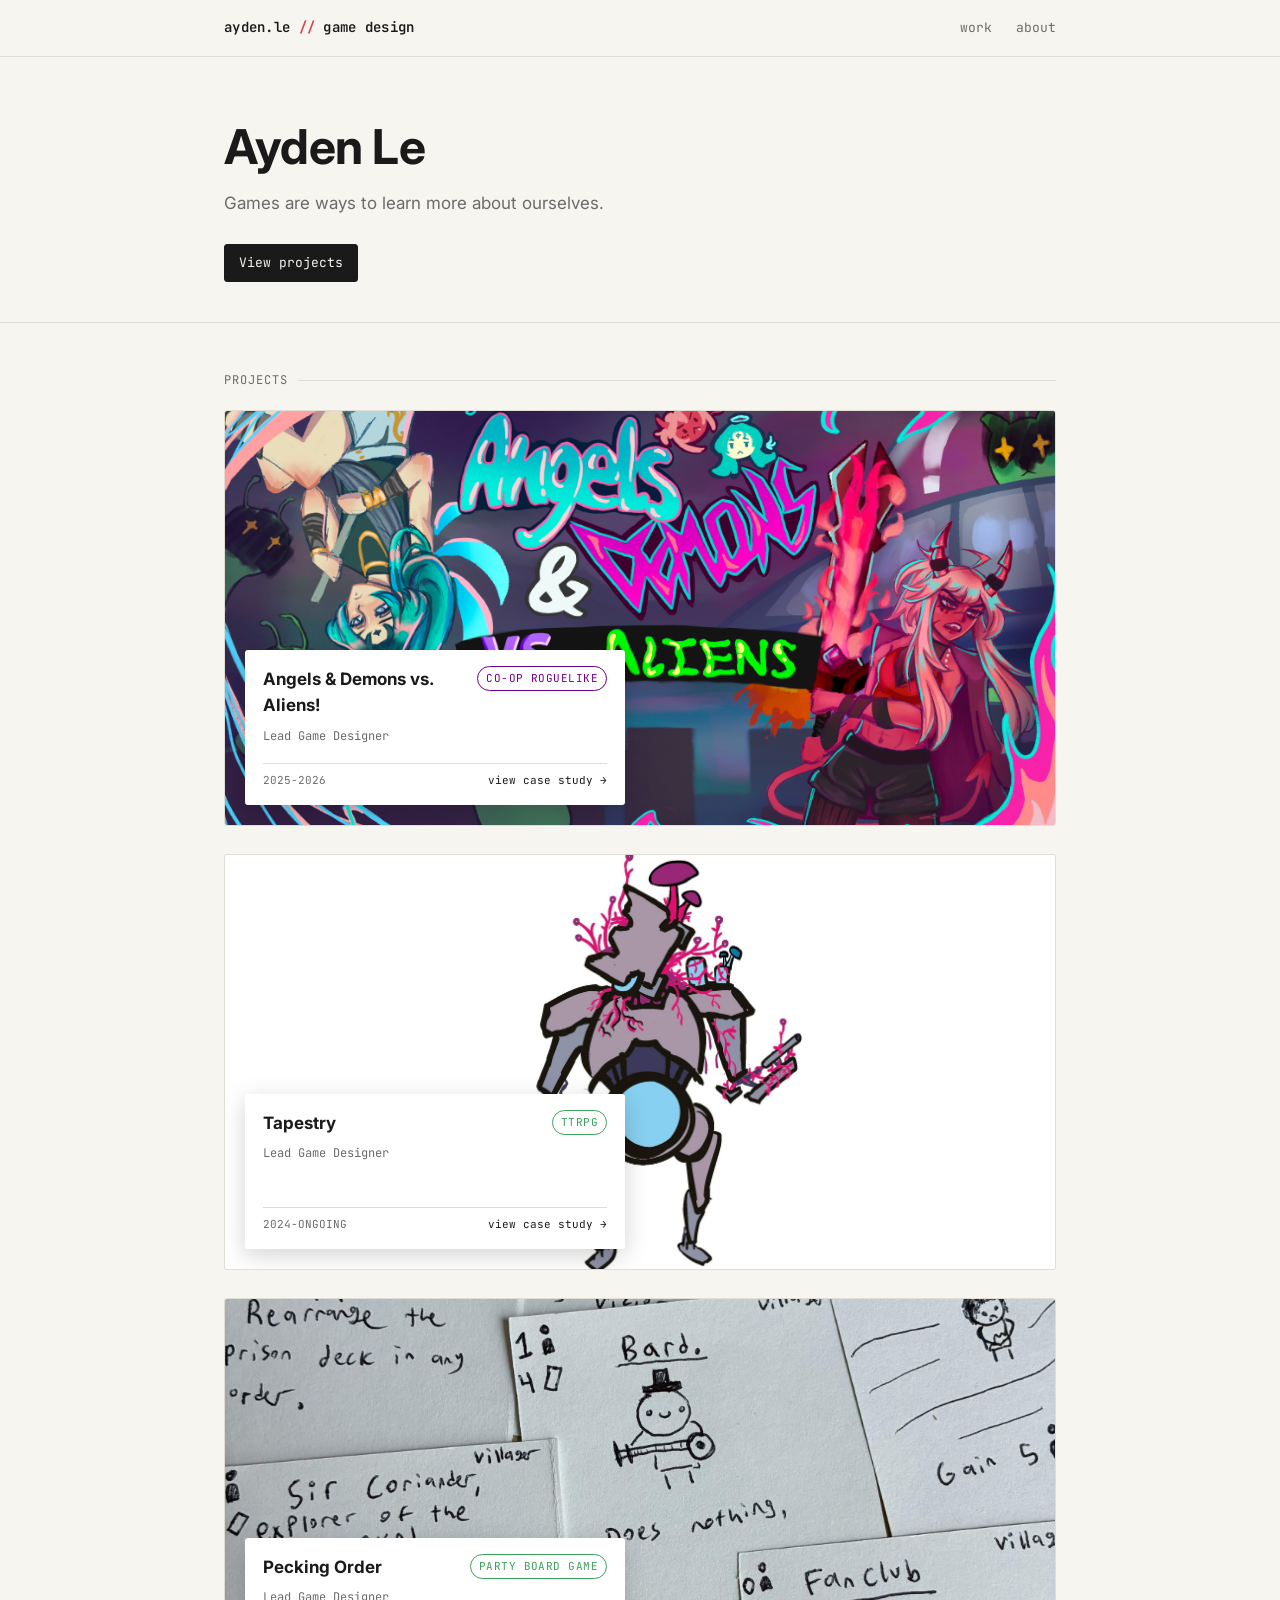
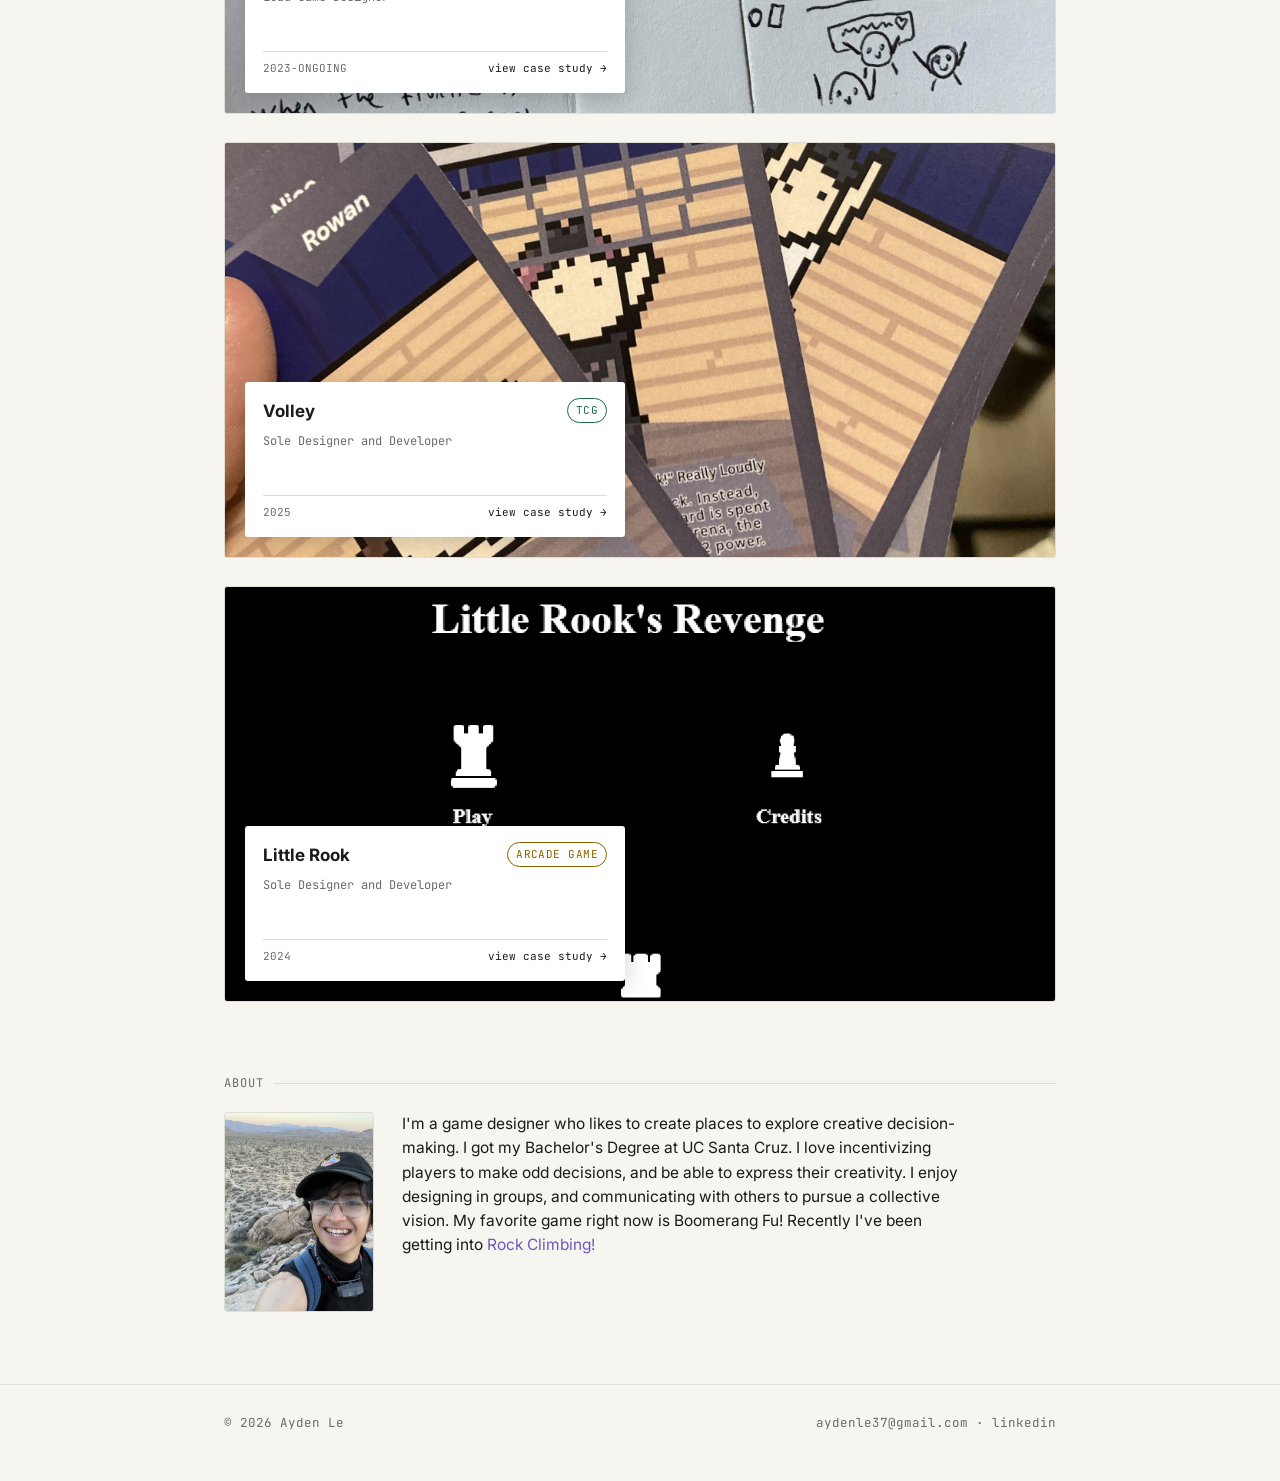
<file: index.html>
<!DOCTYPE html>
<html lang="en">
<head>
<meta charset="UTF-8">
<meta name="viewport" content="width=device-width, initial-scale=1.0">
<title>Ayden Le — Game Designer</title>
<link rel="preconnect" href="https://fonts.googleapis.com">
<link href="https://fonts.googleapis.com/css2?family=Inter:wght@400;500;600;700&family=JetBrains+Mono:wght@400;500;600&display=swap" rel="stylesheet">
<link rel="stylesheet" href="assets/style.css">
</head>
<body>

<header class="buildbar">
  <div class="wrap">
    <div class="brand">ayden.le <span class="dot">//</span> game design</div>
    <nav class="navlinks">
      <a href="#work">work</a>
      <a href="#about">about</a>
    </nav>
  </div>
</header>

<section class="hero">  
  <div class="wrap">
    <h1>Ayden Le</h1>
    <p class="lede">Games are ways to learn more about ourselves.</p>
    <div class="links">
      <a class="primary" href="#work">View projects</a>
    </div>
  </div>
</section>

<section class="projects" id="work">
  <div class="wrap">
    <p class="section-label">Projects</p>
    <div class="grid" id="project-grid"></div>
  </div>
</section>

<section class="projects" id="about" style="padding-top:0;">
  <div class="wrap">
    <p class="section-label">About</p>
    <div class="about-content">
      <img class="about-photo" src="assets/images/someguy.jpg" alt="Ayden Le">
      <p class="about-text">
        I'm a game designer who likes to create places to explore creative decision-making.
        I got my Bachelor's Degree at UC Santa Cruz.
        I love incentivizing players to make odd decisions, and be able to express their creativity.
        I enjoy designing in groups, and communicating with others to pursue a collective vision.
        My favorite game right now is Boomerang Fu!
        Recently I've been getting into 
        <a href="https://docs.google.com/document/d/1qe1L8UzBoaJQ9Mxc9a2bFAxQxJpA3yNvo8xGyRYv6hs/edit?usp=sharing" target="_blank" rel="noopener" style = "color:rgb(106, 89, 192)">Rock Climbing!</a>
      </p>
    </div>
  </div>
</section>

<footer>
  <div class="wrap" style="display:flex; justify-content:space-between; width:100%;">
    <span>© 2026 Ayden Le</span>
    <span><a href="mailto:aydenle37@gmail.com">aydenle37@gmail.com</a> · <a href="https://www.linkedin.com/in/ayden-le-095577309/" target="_blank" rel="noopener">linkedin</a></span>
  </div>
</footer>

<script src="assets/projects-data.js"></script>
<script src="assets/main.js"></script>
</body>
</html>
</file>
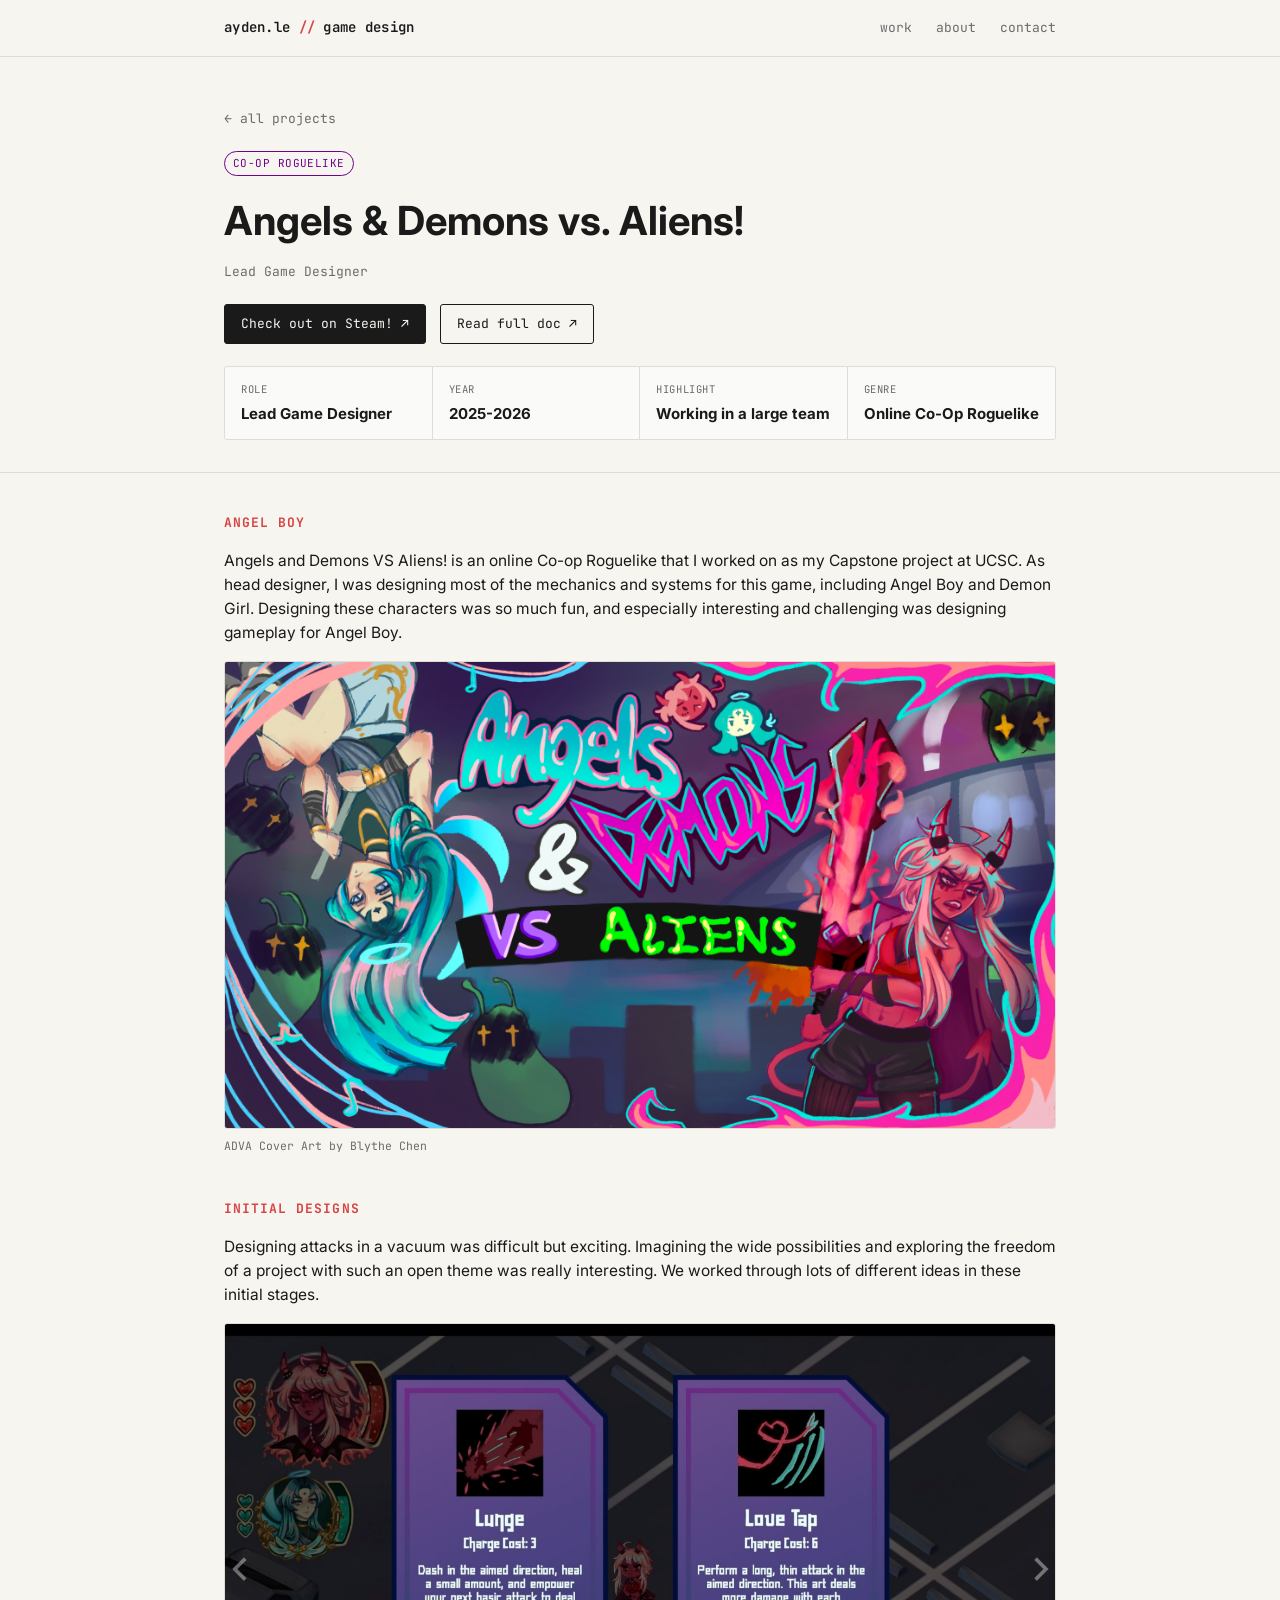
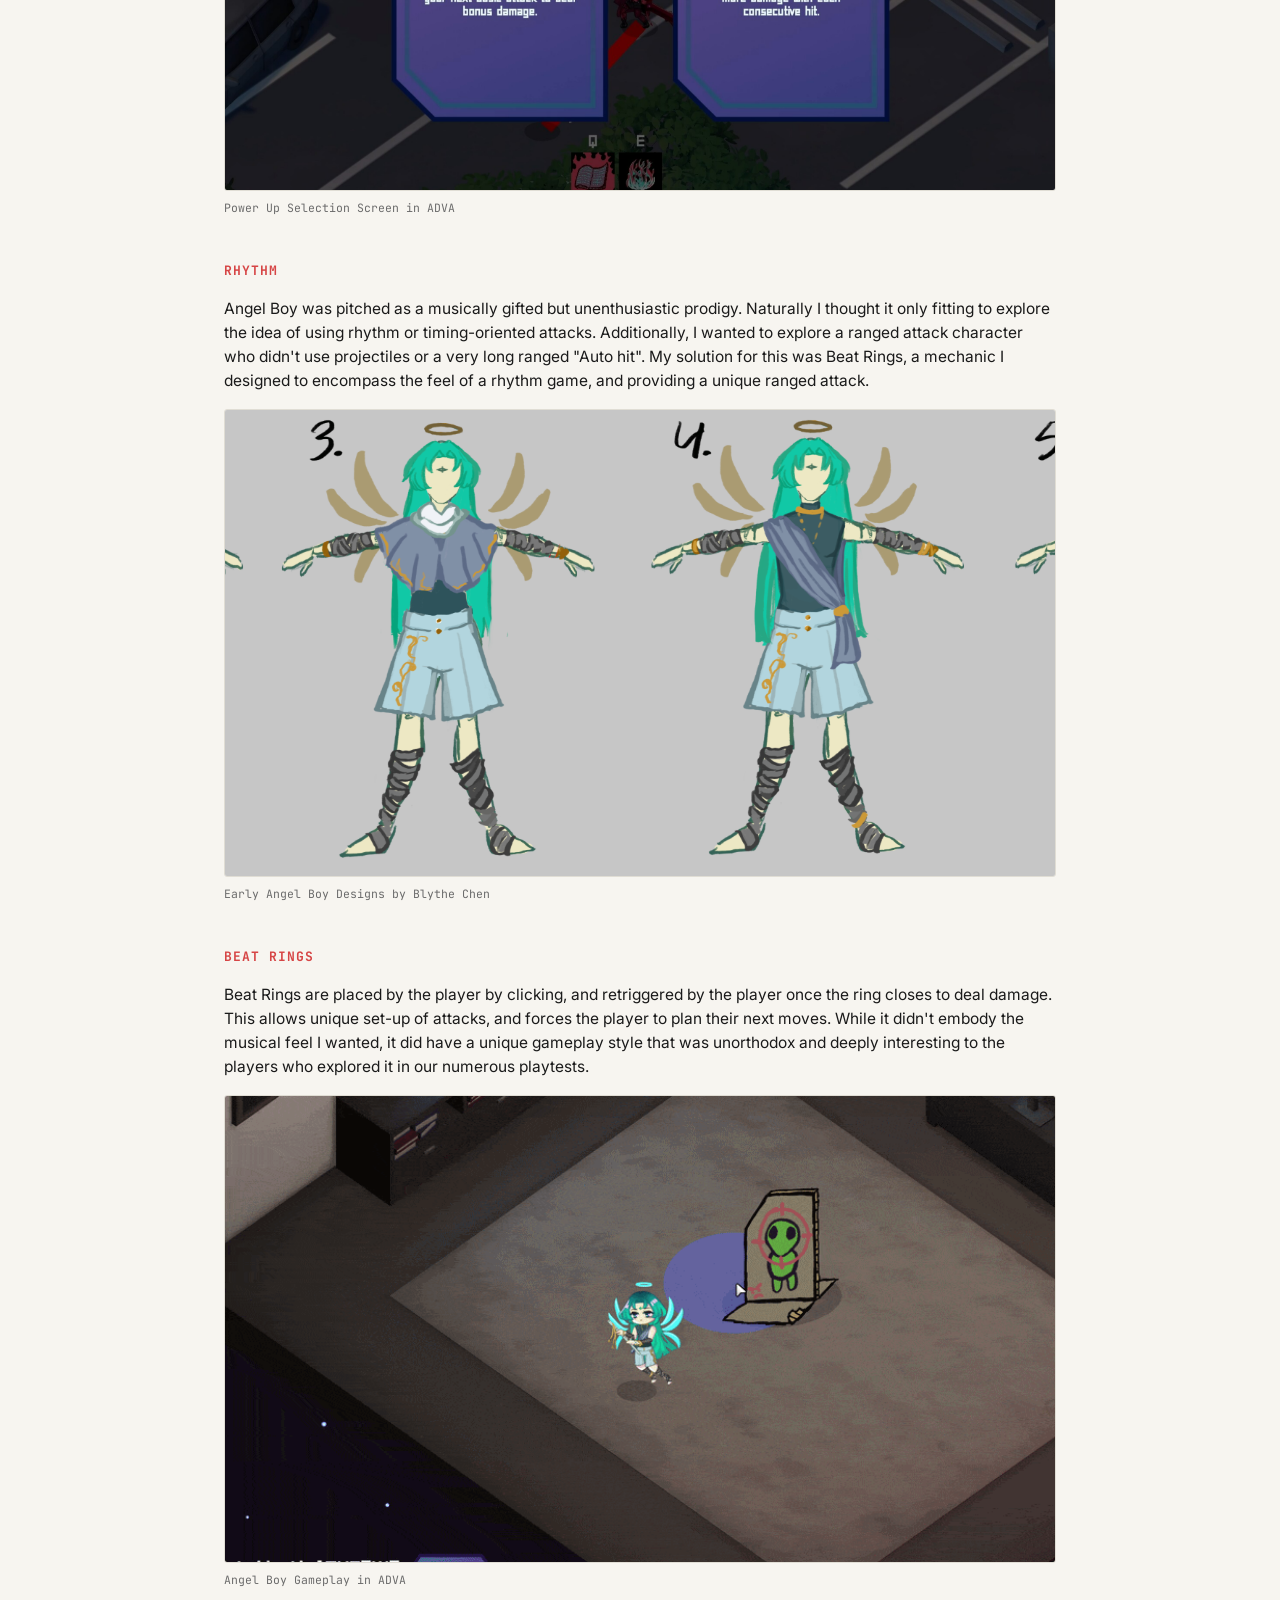
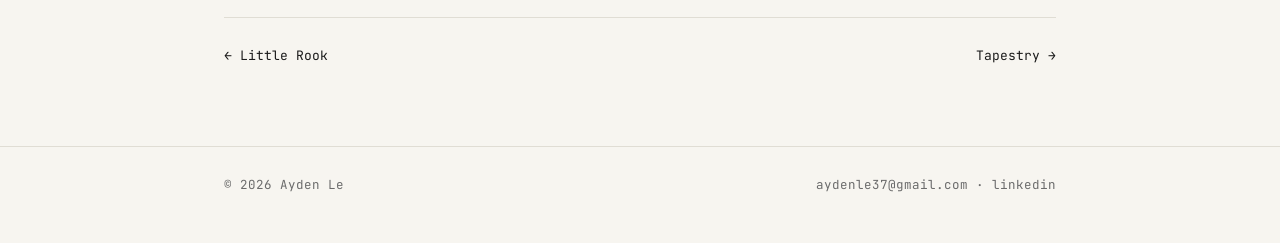
<file: projects/adva.html>
<!DOCTYPE html>
<html lang="en">
<head>
<meta charset="UTF-8">
<meta name="viewport" content="width=device-width, initial-scale=1.0">
<title>Project — Ayden Le</title>
<link rel="preconnect" href="https://fonts.googleapis.com">
<link href="https://fonts.googleapis.com/css2?family=Inter:wght@400;500;600;700&family=JetBrains+Mono:wght@400;500;600&display=swap" rel="stylesheet">
<link rel="stylesheet" href="../assets/style.css">
</head>
<body>

<header class="buildbar">
  <div class="wrap">
    <div class="brand">ayden.le <span class="dot">//</span> game design</div>
    <nav class="navlinks">
      <a href="../index.html#work">work</a>
      <a href="../index.html#about">about</a>
      <a href="mailto:aydenle37@gmail.com">contact</a>
    </nav>
  </div>
</header>

<section class="projhero">
  <div class="wrap">
    <a class="back" href="../index.html#work">← all projects</a>
    <div class="tagrow"><span class="tag" id="proj-tag"></span></div>
    <h1 id="proj-title"></h1>
    <p class="role" id="proj-role"></p>
    <div class="ctaproj" id="proj-cta"></div>
    <div class="statline" id="proj-stats"></div>
  </div>
</section>

<section class="projbody">
  <div class="wrap">
    <div id="proj-body"></div>

    <div class="projnav">
      <a id="proj-prev" href="#"></a>
      <a id="proj-next" href="#"></a>
    </div>
  </div>
</section>

<footer>
  <div class="wrap" style="display:flex; justify-content:space-between; width:100%;">
    <span>© 2026 Ayden Le</span>
    <span><a href="mailto:aydenle37@gmail.com">aydenle37@gmail.com</a> · <a href="https://www.linkedin.com/in/ayden-le-095577309/" target="_blank" rel="noopener">linkedin</a></span>
  </div>
</footer>

<script src="../assets/projects-data.js"></script>
<script src="../assets/project-render.js"></script>
<script>renderProjectPage("adva");</script>
</body>
</html>
</file>
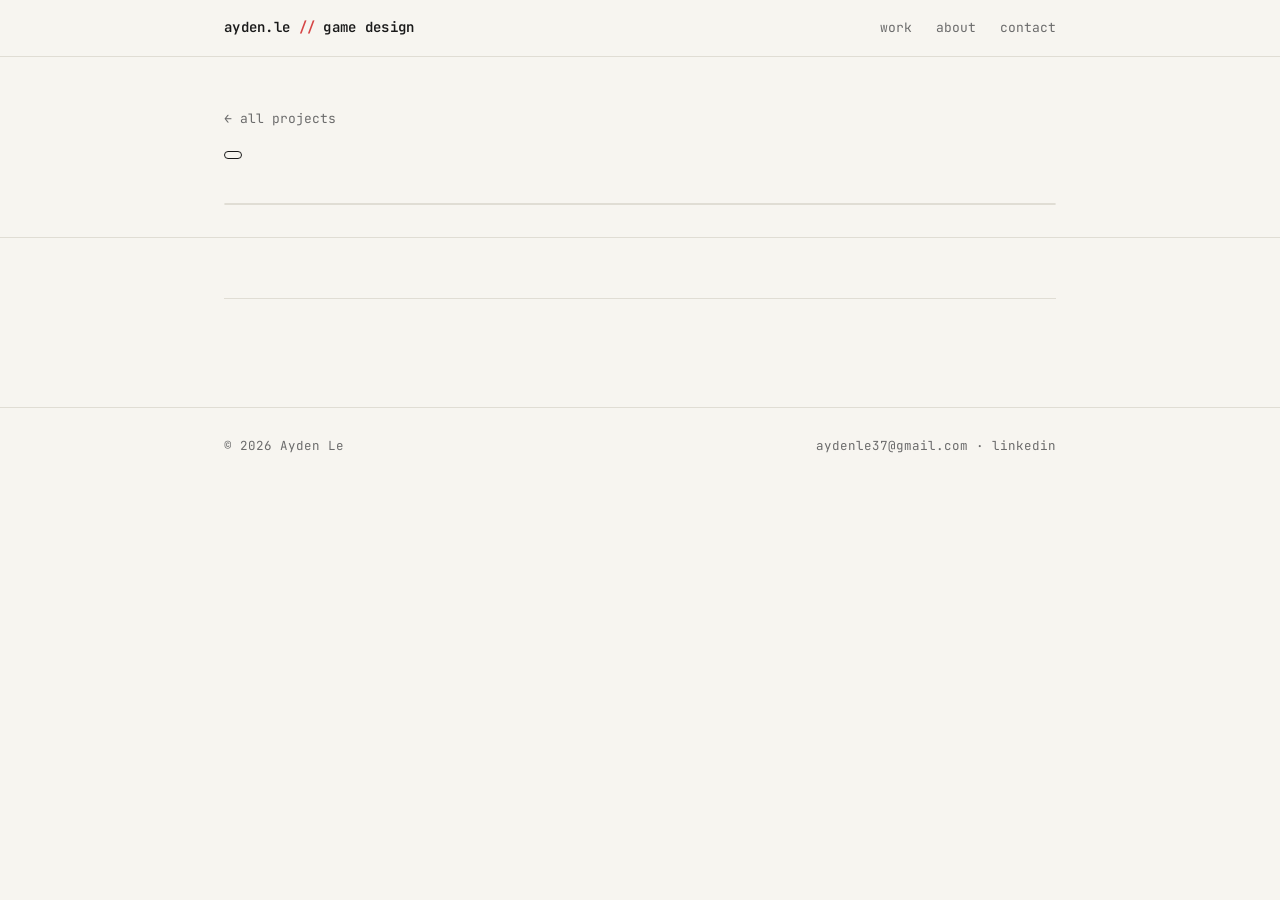
<file: projects/chicken.html>
<!DOCTYPE html>
<html lang="en">
<head>
<meta charset="UTF-8">
<meta name="viewport" content="width=device-width, initial-scale=1.0">
<title>Project — Ayden Le</title>
<link rel="preconnect" href="https://fonts.googleapis.com">
<link href="https://fonts.googleapis.com/css2?family=Inter:wght@400;500;600;700&family=JetBrains+Mono:wght@400;500;600&display=swap" rel="stylesheet">
<link rel="stylesheet" href="../assets/style.css">
</head>
<body>

<header class="buildbar">
  <div class="wrap">
    <div class="brand">ayden.le <span class="dot">//</span> game design</div>
    <nav class="navlinks">
      <a href="../index.html#work">work</a>
      <a href="../index.html#about">about</a>
      <a href="mailto:aydenle37@gmail.com">contact</a>
    </nav>
  </div>
</header>

<section class="projhero">
  <div class="wrap">
    <a class="back" href="../index.html#work">← all projects</a>
    <div class="tagrow"><span class="tag" id="proj-tag"></span></div>
    <h1 id="proj-title"></h1>
    <p class="role" id="proj-role"></p>
    <div class="ctaproj" id="proj-cta"></div>
    <div class="statline" id="proj-stats"></div>
  </div>
</section>

<section class="projbody">
  <div class="wrap">
    <div id="proj-body"></div>

    <div class="projnav">
      <a id="proj-prev" href="#"></a>
      <a id="proj-next" href="#"></a>
    </div>
  </div>
</section>

<footer>
  <div class="wrap" style="display:flex; justify-content:space-between; width:100%;">
    <span>© 2026 Ayden Le</span>
    <span><a href="mailto:aydenle37@gmail.com">aydenle37@gmail.com</a> · <a href="https://www.linkedin.com/in/ayden-le-095577309/" target="_blank" rel="noopener">linkedin</a></span>
  </div>
</footer>

<script src="../assets/projects-data.js"></script>
<script src="../assets/project-render.js"></script>
<script>renderProjectPage("chicken");</script>
</body>
</html>
</file>
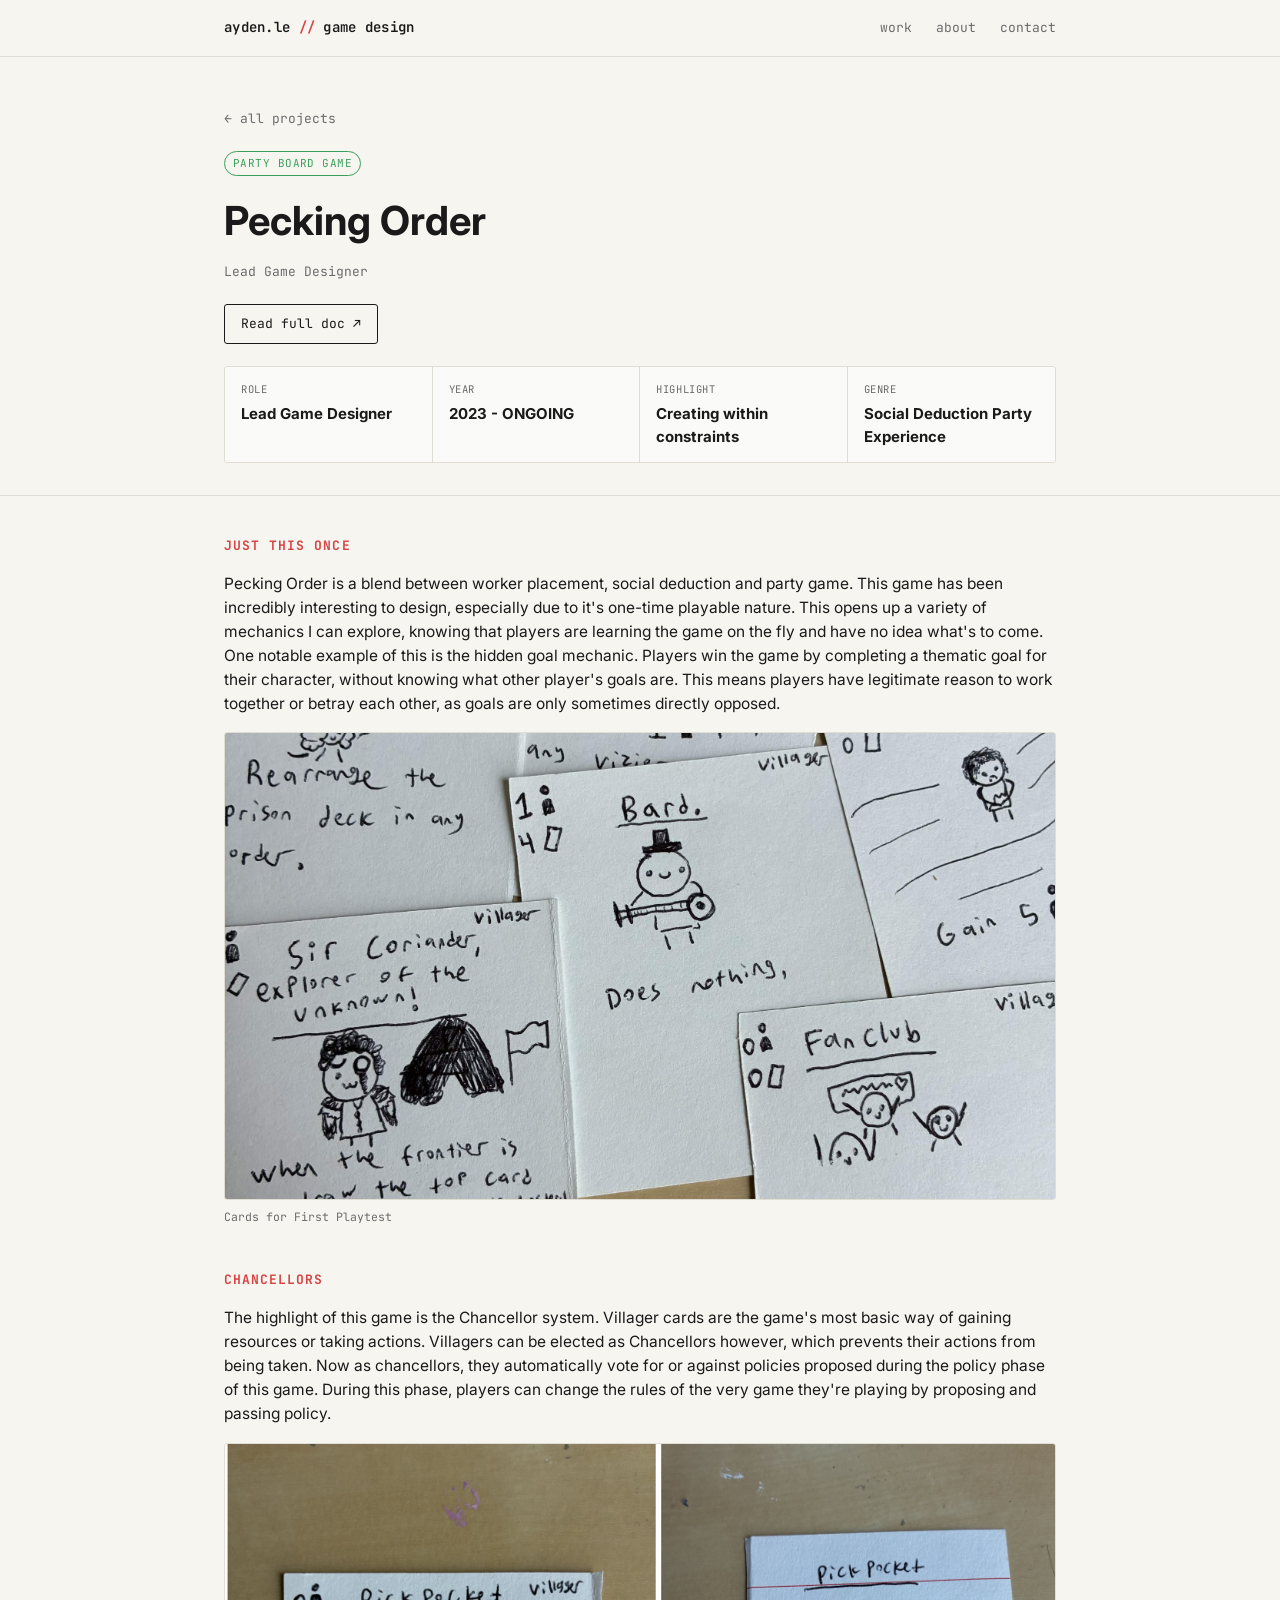
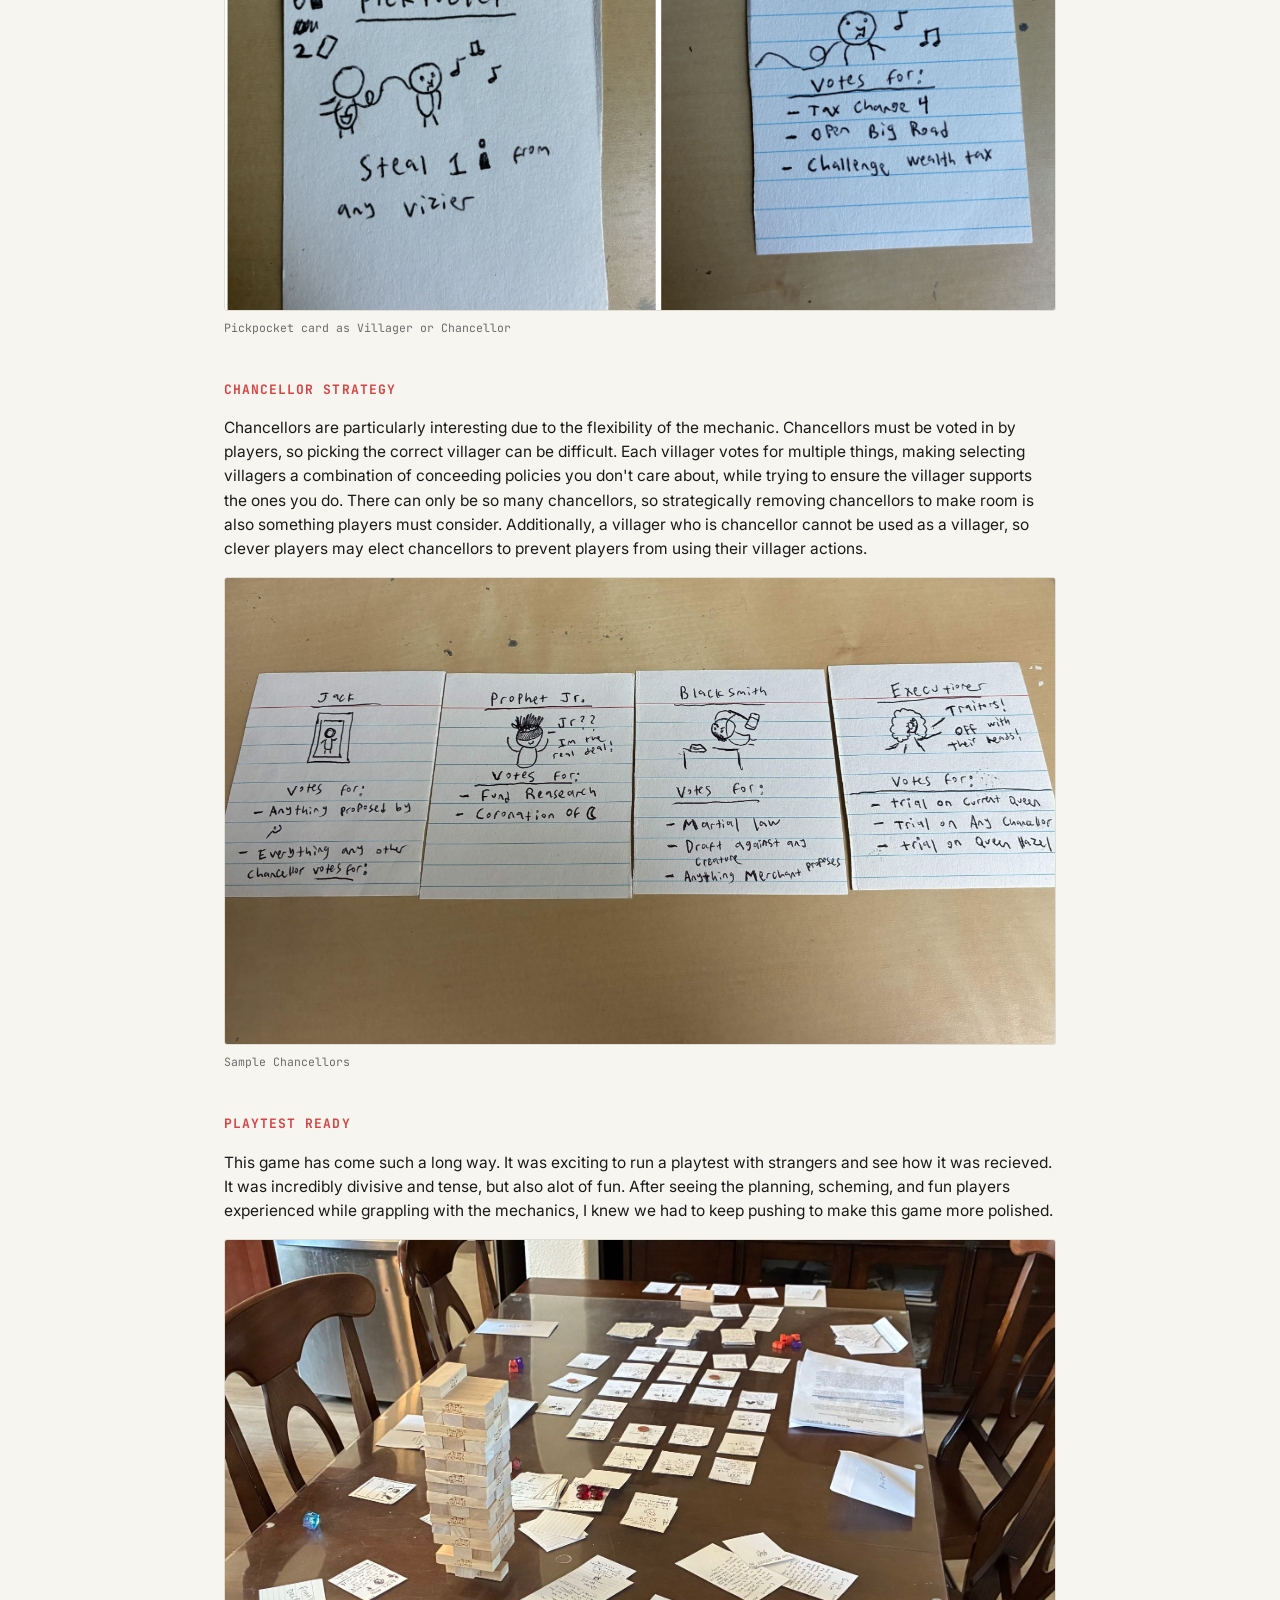
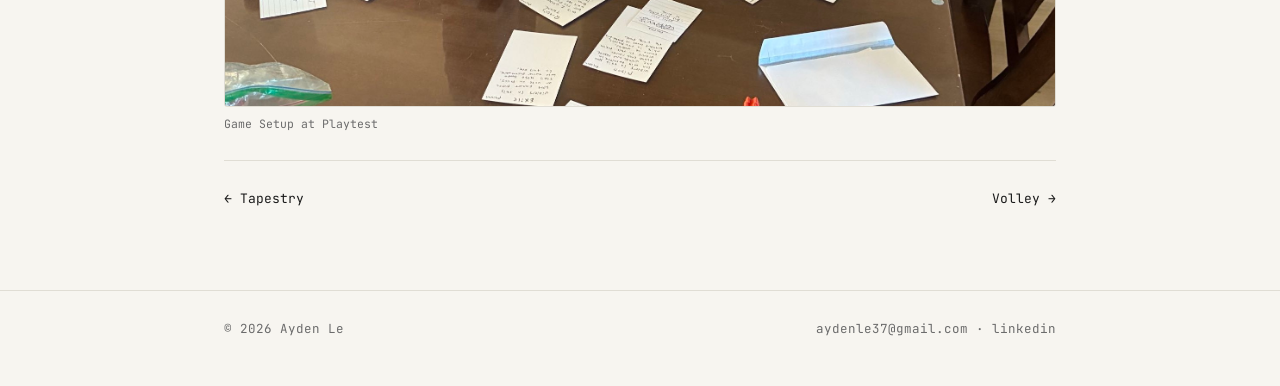
<file: projects/court.html>
<!DOCTYPE html>
<html lang="en">
<head>
<meta charset="UTF-8">
<meta name="viewport" content="width=device-width, initial-scale=1.0">
<title>Project — Ayden Le</title>
<link rel="preconnect" href="https://fonts.googleapis.com">
<link href="https://fonts.googleapis.com/css2?family=Inter:wght@400;500;600;700&family=JetBrains+Mono:wght@400;500;600&display=swap" rel="stylesheet">
<link rel="stylesheet" href="../assets/style.css">
</head>
<body>

<header class="buildbar">
  <div class="wrap">
    <div class="brand">ayden.le <span class="dot">//</span> game design</div>
    <nav class="navlinks">
      <a href="../index.html#work">work</a>
      <a href="../index.html#about">about</a>
      <a href="mailto:aydenle37@gmail.com">contact</a>
    </nav>
  </div>
</header>

<section class="projhero">
  <div class="wrap">
    <a class="back" href="../index.html#work">← all projects</a>
    <div class="tagrow"><span class="tag" id="proj-tag"></span></div>
    <h1 id="proj-title"></h1>
    <p class="role" id="proj-role"></p>
    <div class="ctaproj" id="proj-cta"></div>
    <div class="statline" id="proj-stats"></div>
  </div>
</section>

<section class="projbody">
  <div class="wrap">
    <div id="proj-body"></div>

    <div class="projnav">
      <a id="proj-prev" href="#"></a>
      <a id="proj-next" href="#"></a>
    </div>
  </div>
</section>

<footer>
  <div class="wrap" style="display:flex; justify-content:space-between; width:100%;">
    <span>© 2026 Ayden Le</span>
    <span><a href="mailto:aydenle37@gmail.com">aydenle37@gmail.com</a> · <a href="https://www.linkedin.com/in/ayden-le-095577309/" target="_blank" rel="noopener">linkedin</a></span>
  </div>
</footer>

<script src="../assets/projects-data.js"></script>
<script src="../assets/project-render.js"></script>
<script>renderProjectPage("court");</script>
</body>
</html>
</file>
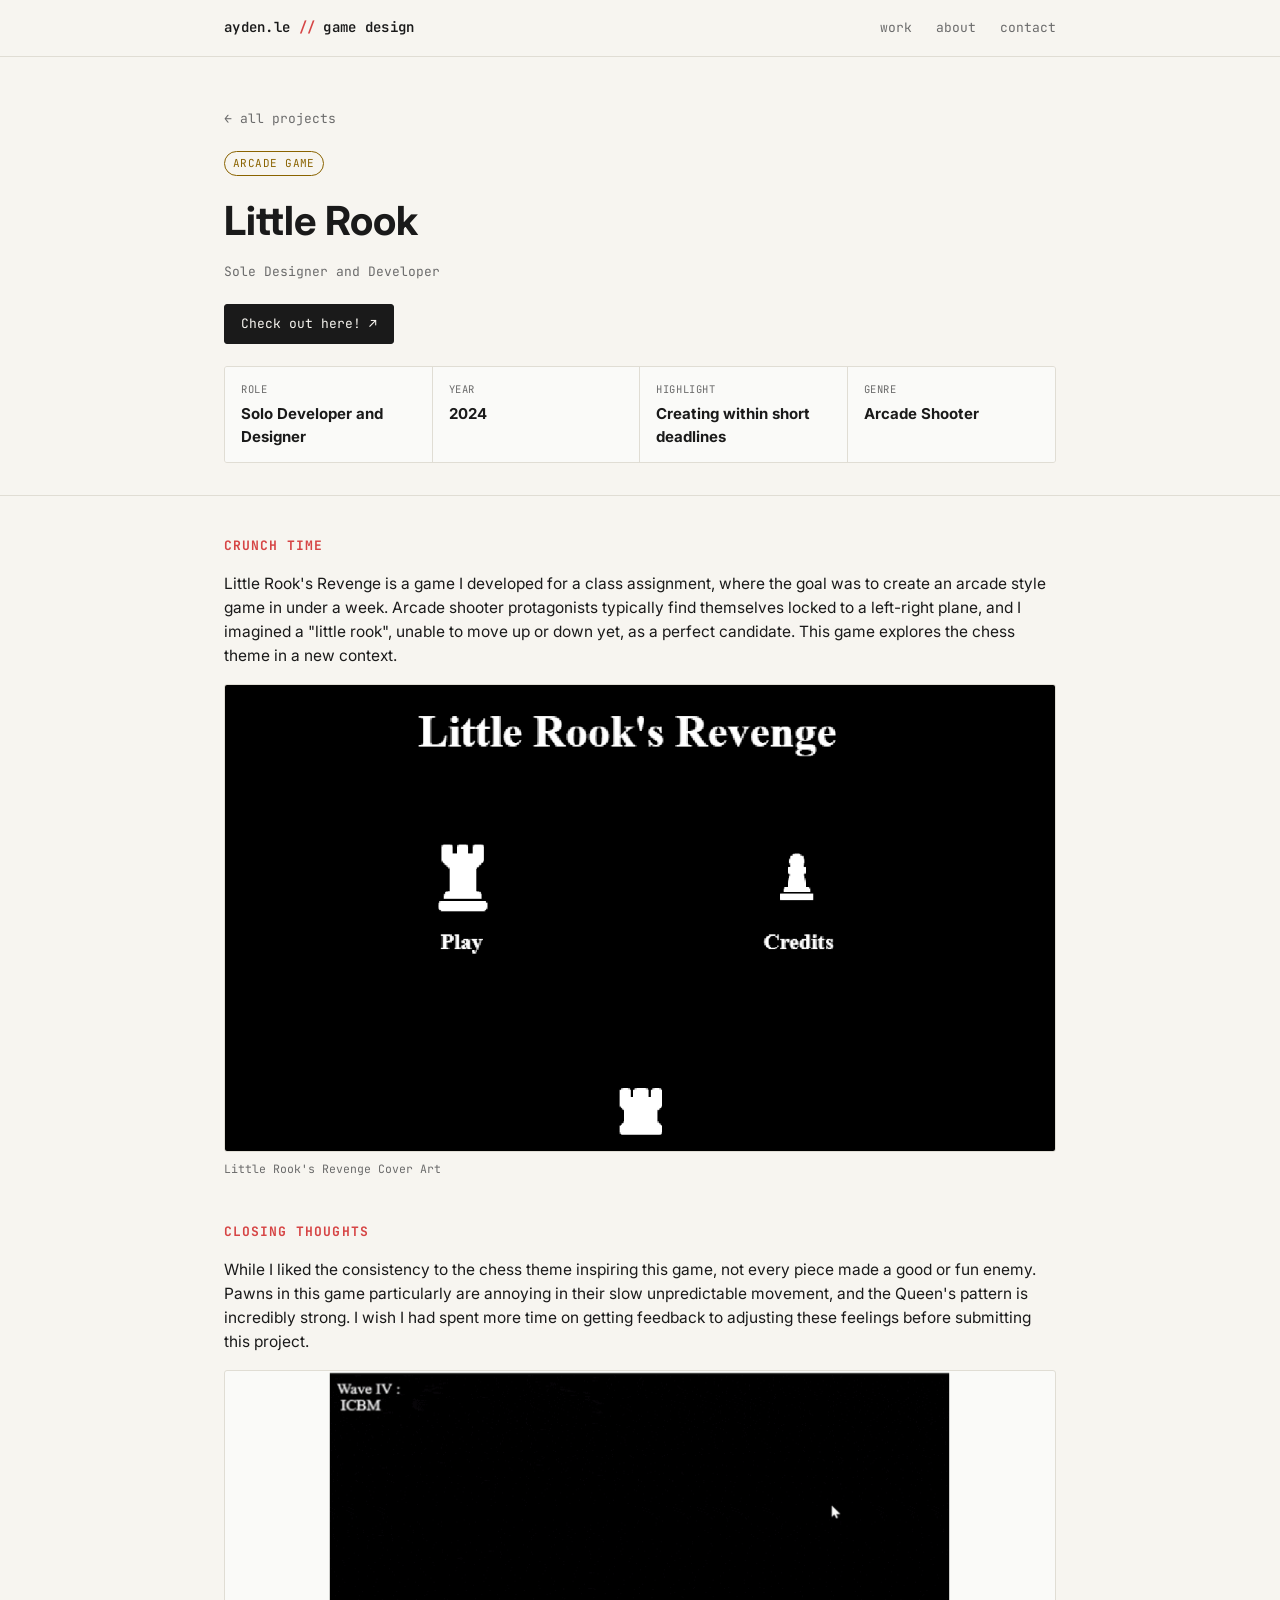
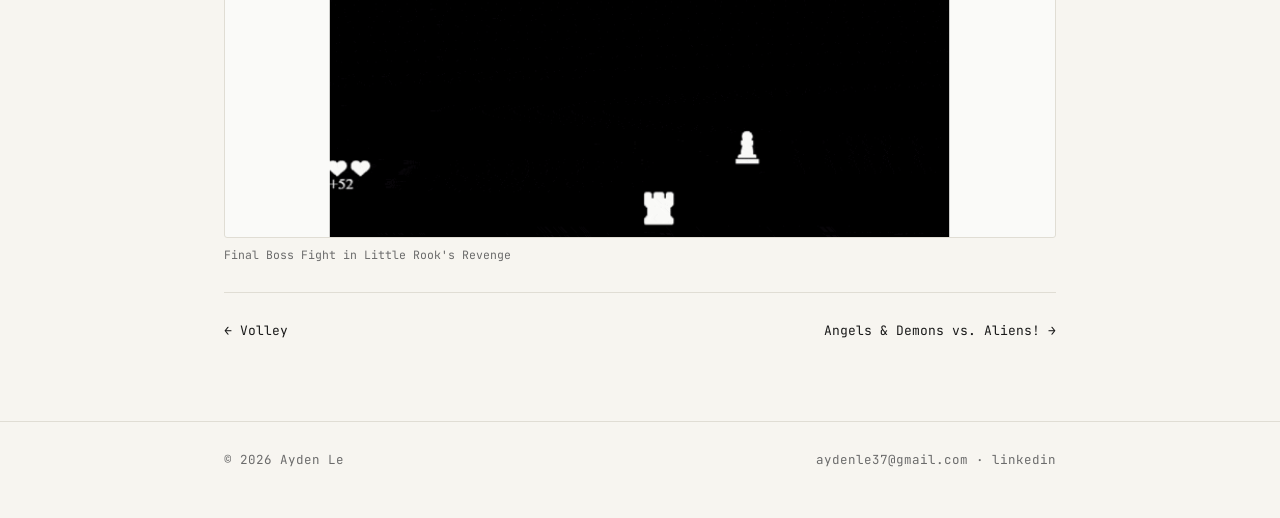
<file: projects/rook.html>
<!DOCTYPE html>
<html lang="en">
<head>
<meta charset="UTF-8">
<meta name="viewport" content="width=device-width, initial-scale=1.0">
<title>Project — Ayden Le</title>
<link rel="preconnect" href="https://fonts.googleapis.com">
<link href="https://fonts.googleapis.com/css2?family=Inter:wght@400;500;600;700&family=JetBrains+Mono:wght@400;500;600&display=swap" rel="stylesheet">
<link rel="stylesheet" href="../assets/style.css">
</head>
<body>

<header class="buildbar">
  <div class="wrap">
    <div class="brand">ayden.le <span class="dot">//</span> game design</div>
    <nav class="navlinks">
      <a href="../index.html#work">work</a>
      <a href="../index.html#about">about</a>
      <a href="mailto:aydenle37@gmail.com">contact</a>
    </nav>
  </div>
</header>

<section class="projhero">
  <div class="wrap">
    <a class="back" href="../index.html#work">← all projects</a>
    <div class="tagrow"><span class="tag" id="proj-tag"></span></div>
    <h1 id="proj-title"></h1>
    <p class="role" id="proj-role"></p>
    <div class="ctaproj" id="proj-cta"></div>
    <div class="statline" id="proj-stats"></div>
  </div>
</section>

<section class="projbody">
  <div class="wrap">
    <div id="proj-body"></div>

    <div class="projnav">
      <a id="proj-prev" href="#"></a>
      <a id="proj-next" href="#"></a>
    </div>
  </div>
</section>

<footer>
  <div class="wrap" style="display:flex; justify-content:space-between; width:100%;">
    <span>© 2026 Ayden Le</span>
    <span><a href="mailto:aydenle37@gmail.com">aydenle37@gmail.com</a> · <a href="https://www.linkedin.com/in/ayden-le-095577309/" target="_blank" rel="noopener">linkedin</a></span>
  </div>
</footer>

<script src="../assets/projects-data.js"></script>
<script src="../assets/project-render.js"></script>
<script>renderProjectPage("rook");</script>
</body>
</html>
</file>
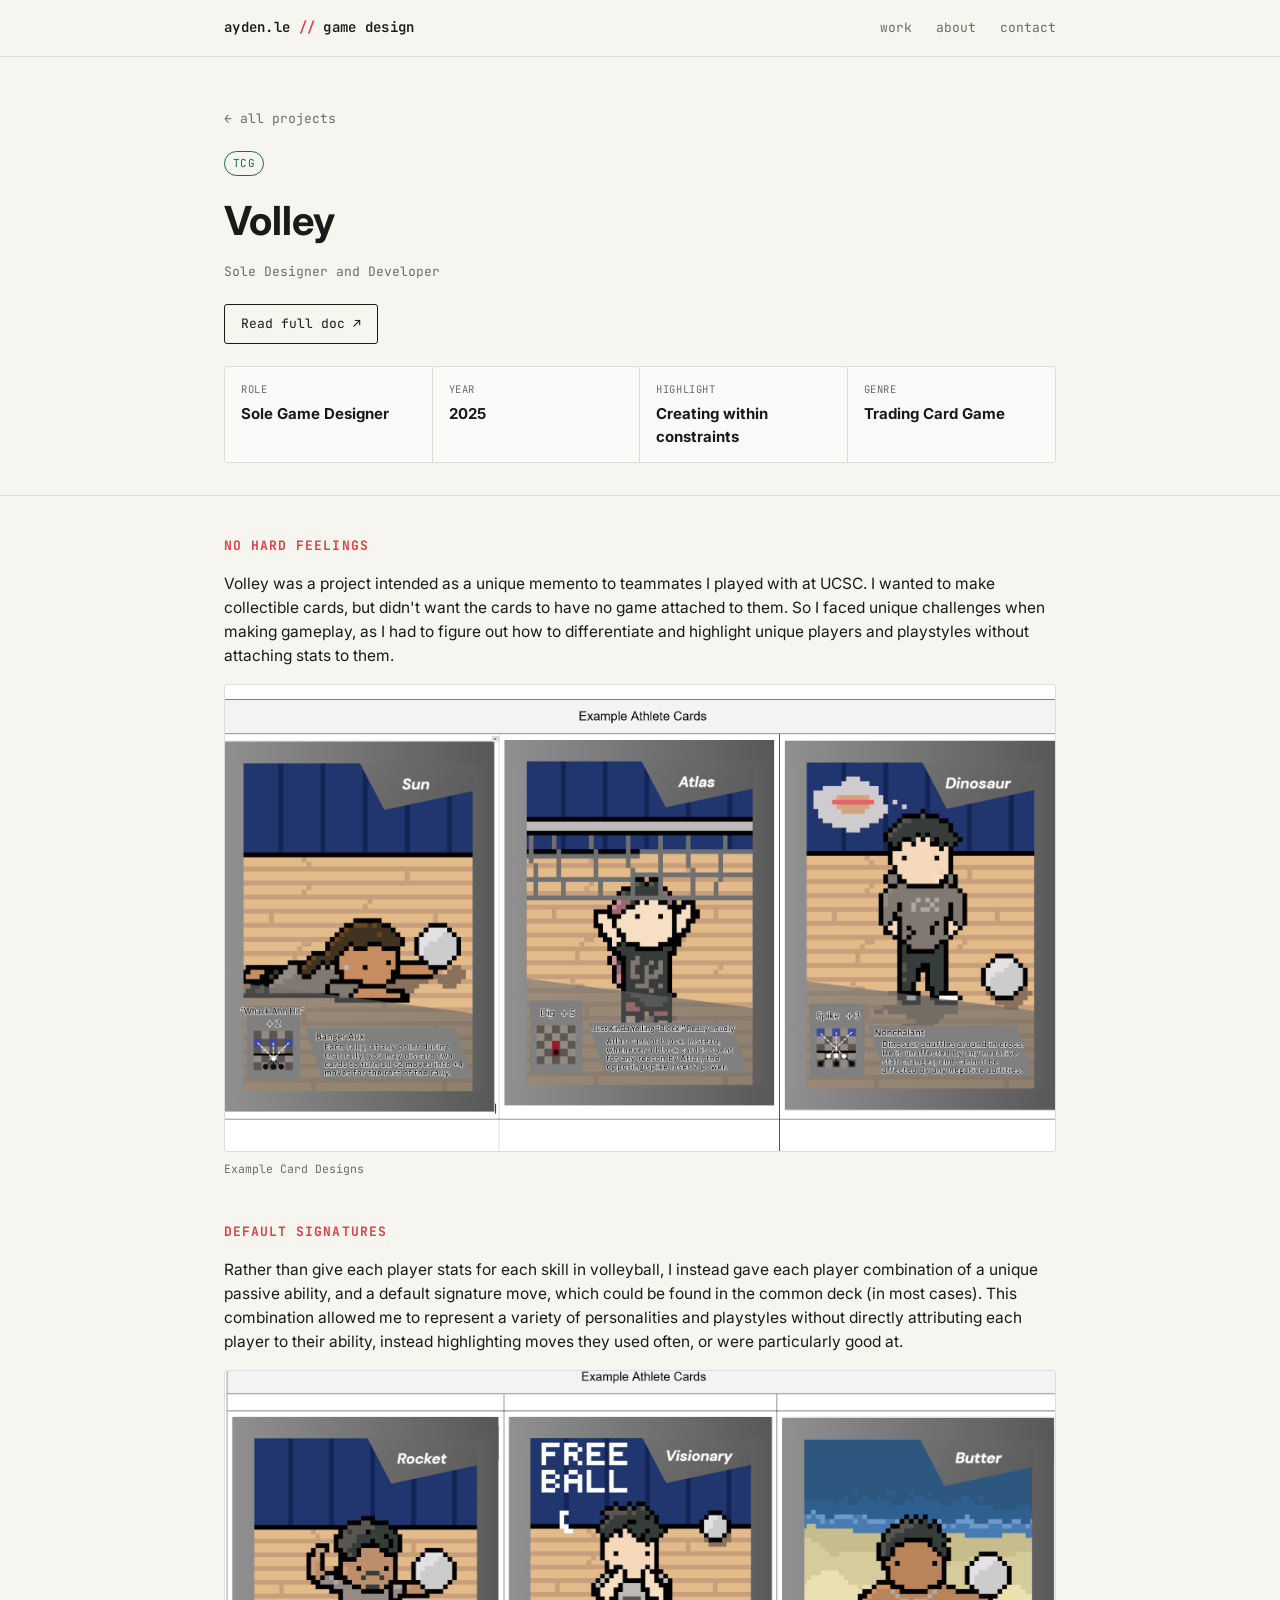
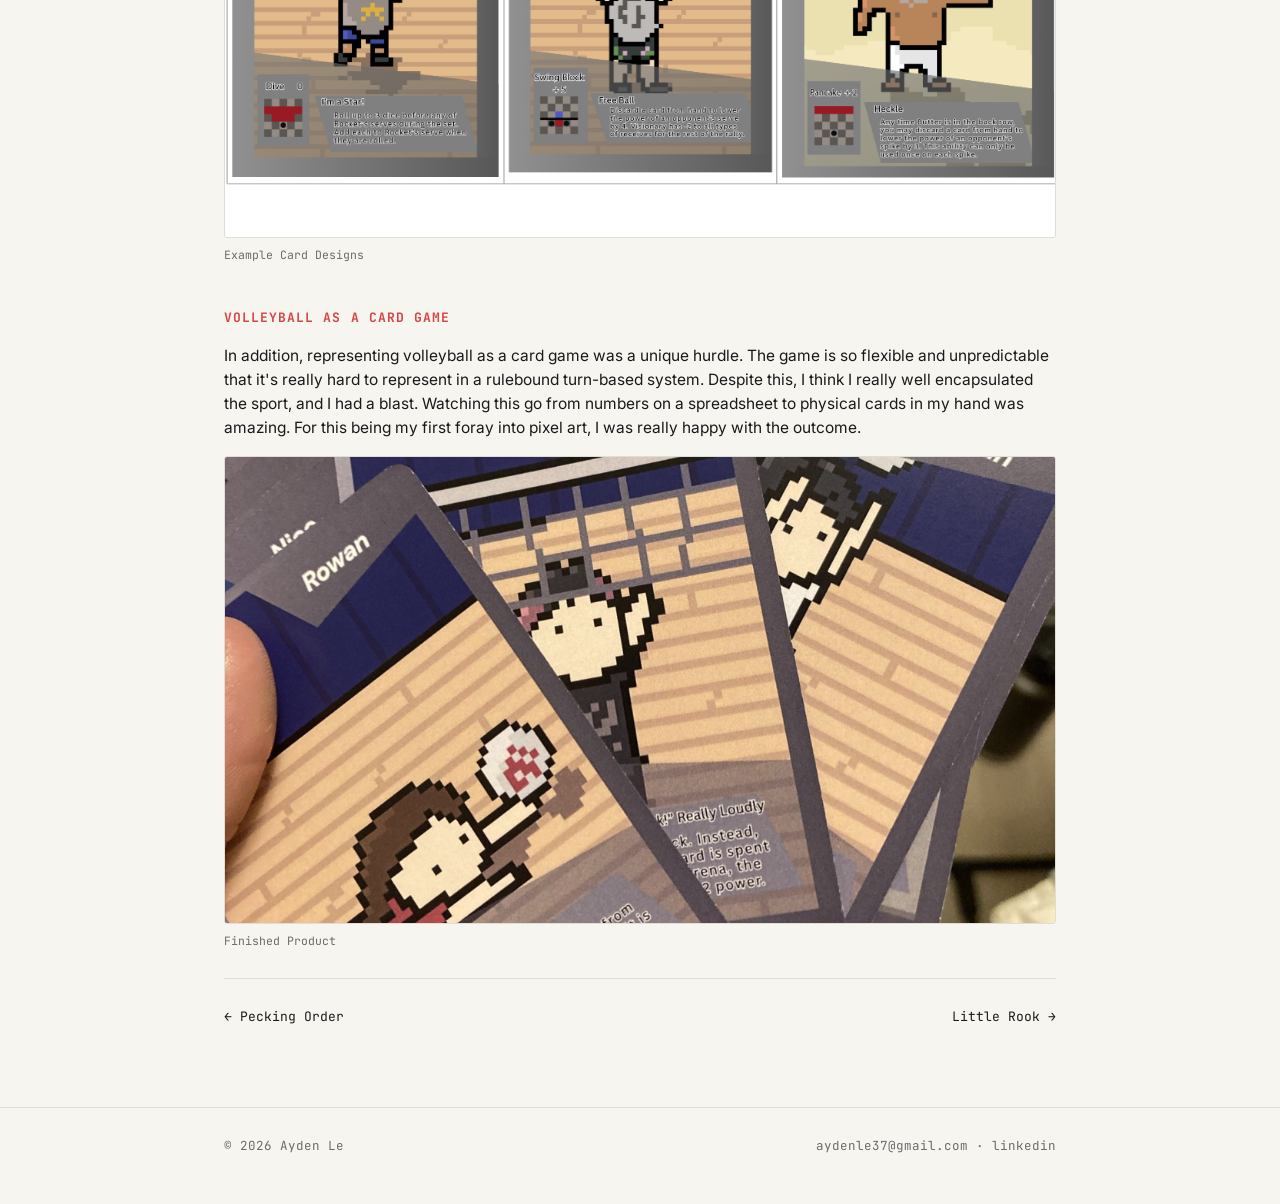
<file: projects/stones.html>
<!DOCTYPE html>
<html lang="en">
<head>
<meta charset="UTF-8">
<meta name="viewport" content="width=device-width, initial-scale=1.0">
<title>Project — Ayden Le</title>
<link rel="preconnect" href="https://fonts.googleapis.com">
<link href="https://fonts.googleapis.com/css2?family=Inter:wght@400;500;600;700&family=JetBrains+Mono:wght@400;500;600&display=swap" rel="stylesheet">
<link rel="stylesheet" href="../assets/style.css">
</head>
<body>

<header class="buildbar">
  <div class="wrap">
    <div class="brand">ayden.le <span class="dot">//</span> game design</div>
    <nav class="navlinks">
      <a href="../index.html#work">work</a>
      <a href="../index.html#about">about</a>
      <a href="mailto:aydenle37@gmail.com">contact</a>
    </nav>
  </div>
</header>

<section class="projhero">
  <div class="wrap">
    <a class="back" href="../index.html#work">← all projects</a>
    <div class="tagrow"><span class="tag" id="proj-tag"></span></div>
    <h1 id="proj-title"></h1>
    <p class="role" id="proj-role"></p>
    <div class="ctaproj" id="proj-cta"></div>
    <div class="statline" id="proj-stats"></div>
  </div>
</section>

<section class="projbody">
  <div class="wrap">
    <div id="proj-body"></div>

    <div class="projnav">
      <a id="proj-prev" href="#"></a>
      <a id="proj-next" href="#"></a>
    </div>
  </div>
</section>

<footer>
  <div class="wrap" style="display:flex; justify-content:space-between; width:100%;">
    <span>© 2026 Ayden Le</span>
    <span><a href="mailto:aydenle37@gmail.com">aydenle37@gmail.com</a> · <a href="https://www.linkedin.com/in/ayden-le-095577309/" target="_blank" rel="noopener">linkedin</a></span>
  </div>
</footer>

<script src="../assets/projects-data.js"></script>
<script src="../assets/project-render.js"></script>
<script>renderProjectPage("stones");</script>
</body>
</html>
</file>
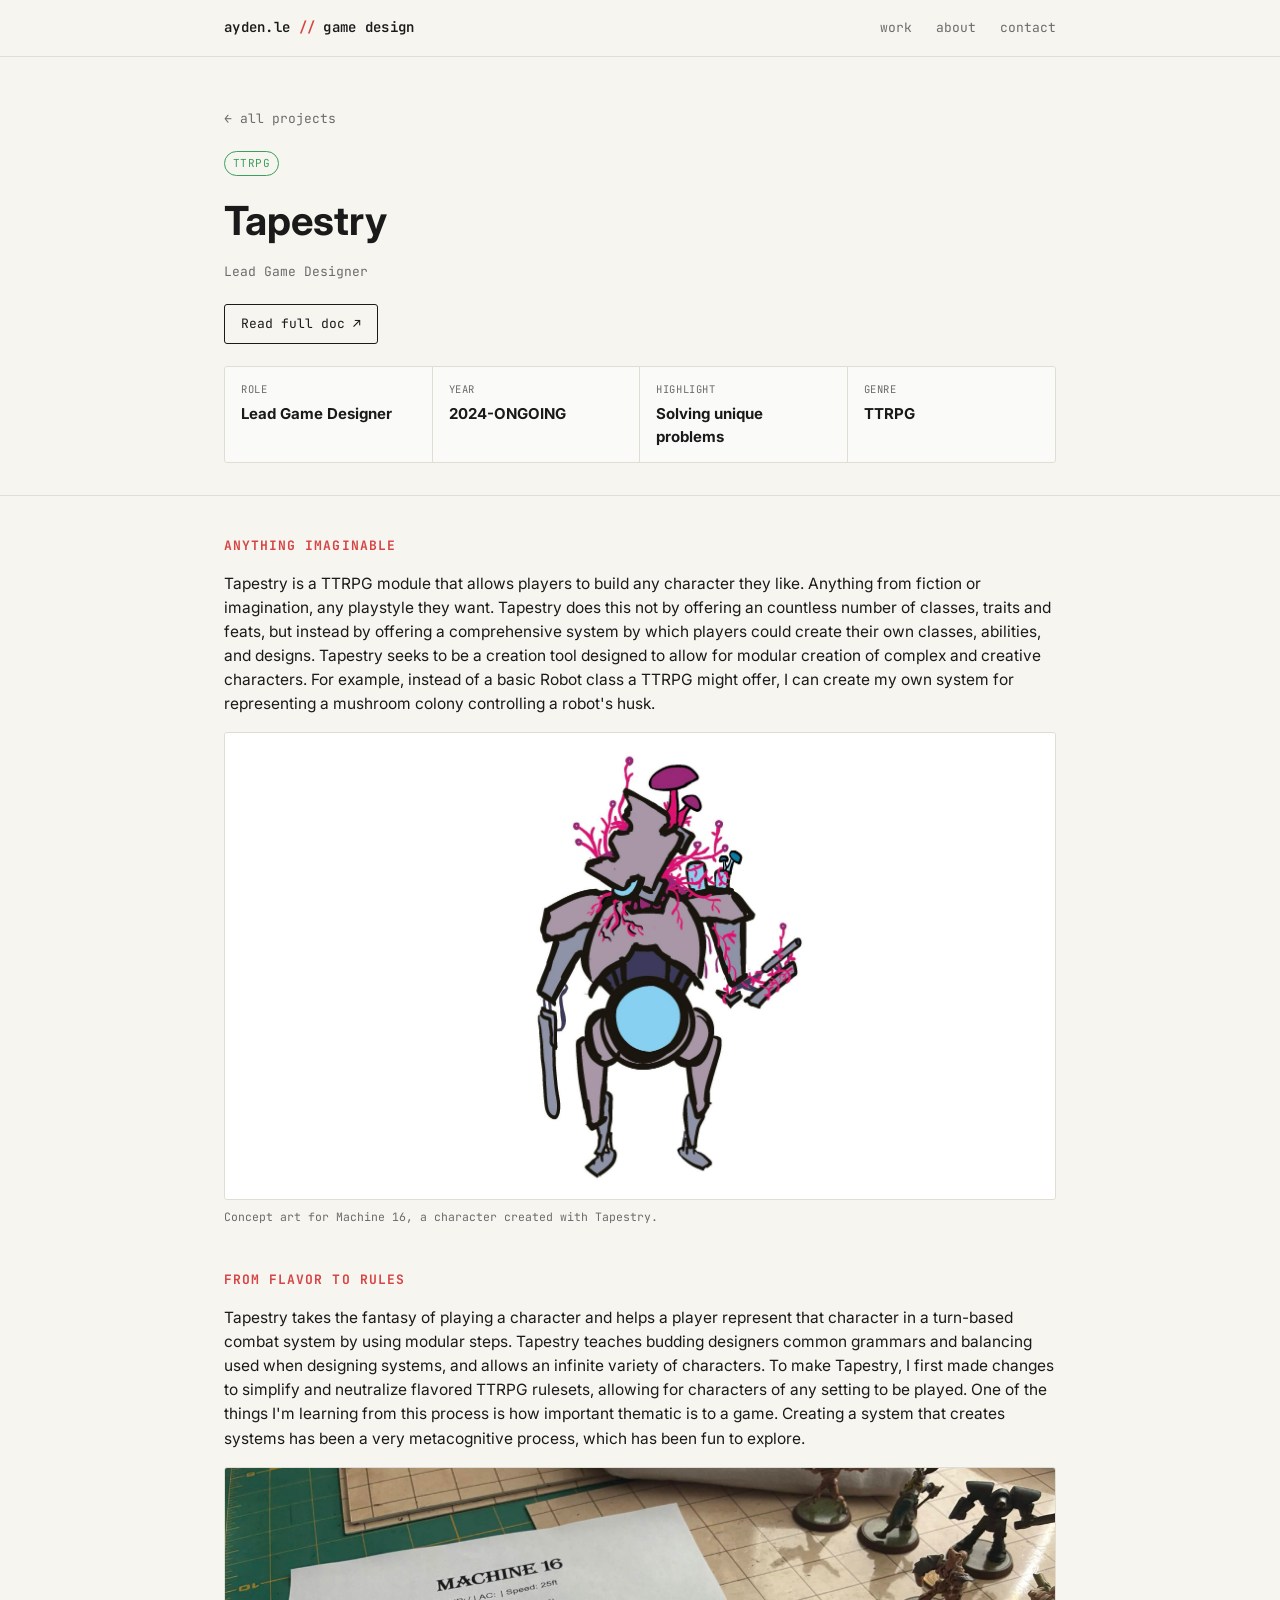
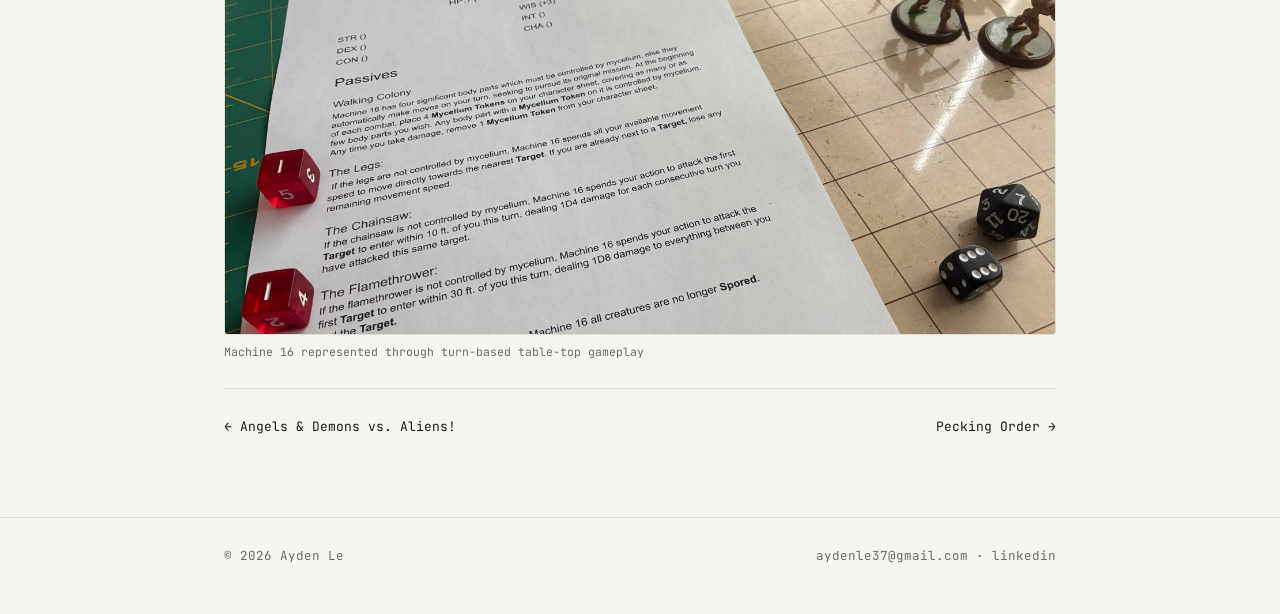
<file: projects/wyld.html>
<!DOCTYPE html>
<html lang="en">
<head>
<meta charset="UTF-8">
<meta name="viewport" content="width=device-width, initial-scale=1.0">
<title>Project — Ayden Le</title>
<link rel="preconnect" href="https://fonts.googleapis.com">
<link href="https://fonts.googleapis.com/css2?family=Inter:wght@400;500;600;700&family=JetBrains+Mono:wght@400;500;600&display=swap" rel="stylesheet">
<link rel="stylesheet" href="../assets/style.css">
</head>
<body>

<header class="buildbar">
  <div class="wrap">
    <div class="brand">ayden.le <span class="dot">//</span> game design</div>
    <nav class="navlinks">
      <a href="../index.html#work">work</a>
      <a href="../index.html#about">about</a>
      <a href="mailto:aydenle37@gmail.com">contact</a>
    </nav>
  </div>
</header>

<section class="projhero">
  <div class="wrap">
    <a class="back" href="../index.html#work">← all projects</a>
    <div class="tagrow"><span class="tag" id="proj-tag"></span></div>
    <h1 id="proj-title"></h1>
    <p class="role" id="proj-role"></p>
    <div class="ctaproj" id="proj-cta"></div>
    <div class="statline" id="proj-stats"></div>
  </div>
</section>

<section class="projbody">
  <div class="wrap">
    <div id="proj-body"></div>

    <div class="projnav">
      <a id="proj-prev" href="#"></a>
      <a id="proj-next" href="#"></a>
    </div>
  </div>
</section>

<footer>
  <div class="wrap" style="display:flex; justify-content:space-between; width:100%;">
    <span>© 2026 Ayden Le</span>
    <span><a href="mailto:aydenle37@gmail.com">aydenle37@gmail.com</a> · <a href="https://www.linkedin.com/in/ayden-le-095577309/" target="_blank" rel="noopener">linkedin</a></span>
  </div>
</footer>

<script src="../assets/projects-data.js"></script>
<script src="../assets/project-render.js"></script>
<script>renderProjectPage("wyld");</script>
</body>
</html>
</file>
<file: assets/style.css>
/* ====================================================
   Design tokens
==================================================== */
:root{
  --paper: #f7f5f0;
  --card: #fafaf8;
  --ink: #1a1a1a;
  --muted: #6b6b6b;
  --line: #e0ddd4;
  --signal: #d64545;
  --signal-soft: #f6dede;
  --mono: 'JetBrains Mono', ui-monospace, Menlo, Consolas, monospace;
  --sans: 'Inter', system-ui, -apple-system, sans-serif;
  --radius: 3px;
  --max: 880px;
}

*{ box-sizing: border-box; }
html{ scroll-behavior: smooth; }

body{
  margin: 0;
  background: var(--paper);
  color: var(--ink);
  font-family: var(--sans);
  font-size: 16px;
  line-height: 1.55;
  -webkit-font-smoothing: antialiased;
}

a{ color: inherit; text-decoration: none; }

.wrap{
  max-width: var(--max);
  margin: 0 auto;
  padding: 0 24px;
}

/* ====================================================
   Header / build bar
==================================================== */
.buildbar{
  border-bottom: 1px solid var(--line);
  background: var(--paper);
  position: sticky;
  top: 0;
  z-index: 20;
  backdrop-filter: blur(6px);
}
.buildbar .wrap{
  display: flex;
  align-items: center;
  justify-content: space-between;
  height: 56px;
}
.brand{
  font-family: var(--mono);
  font-weight: 600;
  font-size: 14px;
  letter-spacing: 0.02em;
}
.brand .dot{ color: var(--signal); }
.navlinks{
  display: flex;
  gap: 24px;
  font-family: var(--mono);
  font-size: 13px;
  color: var(--muted);
}
.navlinks a:hover{ color: var(--ink); }

/* ====================================================
   Hero / changelog signature element
==================================================== */
.hero{
  padding: 64px 0 40px;
  border-bottom: 1px solid var(--line);
}
.hero .kicker{
  font-family: var(--mono);
  font-size: 12px;
  color: var(--signal);
  text-transform: uppercase;
  letter-spacing: 0.08em;
  margin: 0 0 14px;
}
.hero h1{
  font-size: clamp(32px, 5vw, 48px);
  line-height: 1.1;
  margin: 0 0 16px;
  font-weight: 700;
  letter-spacing: -0.01em;
}
.hero p.lede{
  max-width: 560px;
  color: var(--muted);
  font-size: 17px;
  margin: 0 0 28px;
}
.hero .links{
  display: flex;
  gap: 16px;
  font-family: var(--mono);
  font-size: 13px;
}
.hero .links a{
  border: 1px solid var(--ink);
  padding: 8px 14px;
  border-radius: var(--radius);
}
.hero .links a.primary{
  background: var(--ink);
  color: var(--paper);
}
.hero .links a:hover{ opacity: 0.75; }

/* changelog block */
.changelog{
  margin-top: 36px;
  border: 1px solid var(--line);
  border-radius: var(--radius);
  background: var(--card);
  overflow: hidden;
}
.changelog .clhead{
  font-family: var(--mono);
  font-size: 11px;
  letter-spacing: 0.08em;
  text-transform: uppercase;
  color: var(--muted);
  padding: 10px 16px;
  border-bottom: 1px solid var(--line);
  background: repeating-linear-gradient(
    -45deg, rgba(0,0,0,0.015) 0 8px, transparent 8px 16px
  );
}
.clrow{
  display: grid;
  grid-template-columns: 86px 1fr;
  gap: 14px;
  padding: 11px 16px;
  font-size: 13.5px;
  border-bottom: 1px solid var(--line);
}
.clrow:last-child{ border-bottom: none; }
.clrow .ver{
  font-family: var(--mono);
  color: var(--muted);
  font-size: 12px;
  padding-top: 1px;
}
.clrow .desc b{ font-weight: 600; }

/* ====================================================
   Project grid
==================================================== */
section.projects{ padding: 48px 0 72px; }
.section-label{
  font-family: var(--mono);
  font-size: 12px;
  color: var(--muted);
  text-transform: uppercase;
  letter-spacing: 0.08em;
  margin: 0 0 20px;
  display: flex;
  align-items: center;
  gap: 10px;
}
.section-label::after{
  content: "";
  flex: 1;
  height: 1px;
  background: var(--line);
}

.grid{
  display: flex;
  flex-direction: column;
  gap: 28px;
}

.card{
  position: relative;
  display: block;
  border: 1px solid var(--line);
  border-radius: var(--radius);
  overflow: hidden;
  aspect-ratio: 16 / 8;
  background-color: var(--card);
  background-size: cover;
  background-position: center;
  transition: transform 0.15s ease, border-color 0.15s ease;
}
.card:hover{
  border-color: var(--ink);
  transform: translateY(-2px);
}
@media (max-width: 640px){
  .card{ aspect-ratio: 4 / 5; }
}

.card-cutin{
  position: absolute;
  left: 20px;
  right: auto;
  bottom: 20px;
  width: 380px;
  height: 155px;
  box-sizing: border-box;
  background: #fff;
  border-radius: var(--radius);
  padding: 16px 18px;
  box-shadow: 0 6px 24px rgba(0,0,0,0.18);
  display: flex;
  flex-direction: column;
  justify-content: space-between;
  gap: 8px;
  overflow: hidden;
}
@media (max-width: 640px){
  .card-cutin{
    left: 14px;
    right: 14px;
    bottom: 14px;
    width: auto;
    height: 180px;
  }
}

.card-cutin .card-top,
.card-cutin p.role{
  flex: 0 0 auto;
}
.card-cutin p.blurb{
  flex: 1 1 auto;
  display: -webkit-box;
  -webkit-line-clamp: 2;
  -webkit-box-orient: vertical;
  overflow: hidden;
}
.card-cutin .meta{
  flex: 0 0 auto;
}

.card-top{
  display: flex;
  justify-content: space-between;
  align-items: flex-start;
  gap: 10px;
}
.card h3{
  margin: 0;
  font-size: 17px;
  font-weight: 700;
  display: -webkit-box;
  -webkit-line-clamp: 2;
  -webkit-box-orient: vertical;
  overflow: hidden;
}
.tag{
  font-family: var(--mono);
  font-size: 11px;
  text-transform: uppercase;
  letter-spacing: 0.04em;
  padding: 3px 8px;
  border-radius: 100px;
  white-space: nowrap;
  border: 1px solid currentColor;
}
.tag.capstone{ color: #71008a; }
.tag.project{ color: #8a6300; }
.tag.proto{ color: #1a6b4d; }
.tag.doc{ color: #3a4fa0; }
.tag.ongoing{ color:#3ca05d;}
.tag.shipped{ color: var(--signal); }

.card p.role{
  font-family: var(--mono);
  font-size: 12px;
  color: var(--muted);
  margin: 0;
}
.card p.blurb{
  font-size: 13.5px;
  color: var(--ink);
  margin: 0;
}
.card .meta{
  display: flex;
  justify-content: space-between;
  font-family: var(--mono);
  font-size: 11px;
  color: var(--muted);
  border-top: 1px solid var(--line);
  padding-top: 8px;
  margin-top: 2px;
}
.card .meta .arrow{ color: var(--ink); }
.card:hover .meta .arrow{ color: var(--signal); }

/* ====================================================
   About section
==================================================== */
.about-content{
  display: flex;
  align-items: flex-start;
  gap: 28px;
  flex-wrap: wrap;
}
.about-photo{
  width: 150px;
  height: 200px;
  object-fit: cover;
  border-radius: var(--radius);
  border: 1px solid var(--line);
  flex-shrink: 0;
}
.about-text{
  max-width: 560px;
  font-size: 15.5px;
  color: var(--ink);
  margin: 0;
}

/* ====================================================
   Footer
==================================================== */
footer{
  border-top: 1px solid var(--line);
  padding: 28px 0 48px;
  font-family: var(--mono);
  font-size: 12.5px;
  color: var(--muted);
  display: flex;
  justify-content: space-between;
  flex-wrap: wrap;
  gap: 10px;
}
footer a:hover{ color: var(--ink); }

/* ====================================================
   Project detail page
==================================================== */
.projhero{
  padding: 48px 0 32px;
  border-bottom: 1px solid var(--line);
}
.back{
  font-family: var(--mono);
  font-size: 13px;
  color: var(--muted);
  display: inline-block;
  margin-bottom: 22px;
}
.back:hover{ color: var(--signal); }

.projhero .tagrow{
  display: flex;
  gap: 8px;
  margin-bottom: 14px;
}
.projhero h1{
  font-size: clamp(28px, 4.5vw, 40px);
  margin: 0 0 10px;
  font-weight: 700;
}
.projhero p.role{
  font-family: var(--mono);
  font-size: 13px;
  color: var(--muted);
  margin: 0 0 22px;
}

.statline{
  display: grid;
  grid-template-columns: repeat(4, 1fr);
  border: 1px solid var(--line);
  border-radius: var(--radius);
  overflow: hidden;
  margin-top: 22px;
}
@media (max-width: 640px){
  .statline{ grid-template-columns: repeat(2, 1fr); }
}
.stat{
  padding: 14px 16px;
  border-right: 1px solid var(--line);
  background: var(--card);
}
.stat:last-child{ border-right: none; }
.stat .k{
  font-family: var(--mono);
  font-size: 10.5px;
  text-transform: uppercase;
  letter-spacing: 0.06em;
  color: var(--muted);
  margin: 0 0 4px;
}
.stat .v{
  font-size: 15px;
  font-weight: 700;
  margin: 0;
}

.projbody{ padding: 40px 0 80px; }
.projbody h2{
  font-size: 13px;
  font-family: var(--mono);
  text-transform: uppercase;
  letter-spacing: 0.08em;
  color: var(--signal);
  margin: 44px 0 16px;
}
.projbody h2:first-child{ margin-top: 0; }
.projbody p{ margin: 0 0 16px; font-size: 15.5px; }
.projbody ul{ margin: 0 0 16px; padding-left: 20px; }
.projbody li{ margin-bottom: 8px; font-size: 15.5px; }

.media{
  width: 100%;
  aspect-ratio: 16/9;
  background: var(--card);
  border: 1px solid var(--line);
  border-radius: var(--radius);
  display: flex;
  align-items: center;
  justify-content: center;
  font-family: var(--mono);
  font-size: 12px;
  color: var(--muted);
  margin: 16px 0 28px;
  text-align: center;
  padding: 20px;
}

.media-figure{
  margin: 16px 0 28px;
}
.media-img{
  width: 100%;
  aspect-ratio: 16/9;
  object-fit: cover;
  display: block;
  border: 1px solid var(--line);
  border-radius: var(--radius);
  background: var(--card);
}
.media-figure figcaption{
  font-family: var(--mono);
  font-size: 11.5px;
  color: var(--muted);
  margin-top: 8px;
}

.iterbox{
  border-left: 3px solid var(--signal);
  padding: 4px 0 4px 18px;
  margin: 0 0 18px;
}
.iterbox .lbl{
  font-family: var(--mono);
  font-size: 11px;
  color: var(--signal);
  text-transform: uppercase;
  letter-spacing: 0.06em;
  margin: 0 0 4px;
}

.ctaproj{
  display: flex;
  gap: 14px;
  margin-top: 12px;
  font-family: var(--mono);
  font-size: 13px;
  flex-wrap: wrap;
}
.ctaproj a{
  border: 1px solid var(--ink);
  padding: 9px 16px;
  border-radius: var(--radius);
}
.ctaproj a.primary{ background: var(--ink); color: var(--paper); }
.ctaproj a:hover{ opacity: 0.75; }

.projnav{
  display: flex;
  justify-content: space-between;
  border-top: 1px solid var(--line);
  padding-top: 28px;
  margin-top: 20px;
  font-family: var(--mono);
  font-size: 13px;
}
</file>
